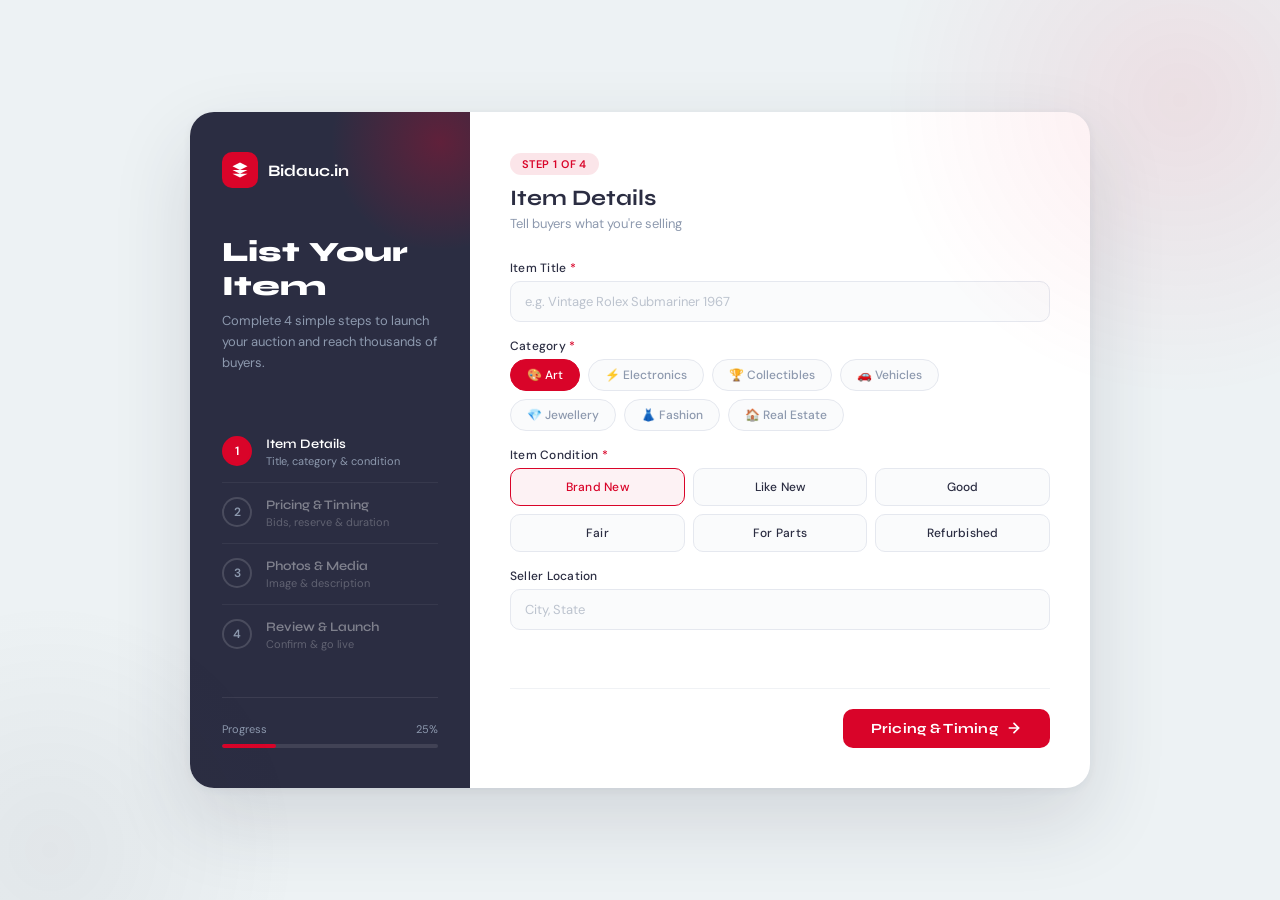
<file: templates/create_auction.html>
<!DOCTYPE html>
<html lang="en">
<head>
  <meta charset="UTF-8" />
  <meta name="viewport" content="width=device-width, initial-scale=1.0" />
  <title>Create Auction — Bidauc.in</title>
  <link href="https://fonts.googleapis.com/css2?family=Syne:wght@400;600;700;800&family=DM+Sans:wght@300;400;500&display=swap" rel="stylesheet"/>
<style>
:root{--primary:#D90429;--light:#EDF2F4;--accent:#EF233C;--dark:#2B2D42;--gray:#8D99AE}
*,*::before,*::after{box-sizing:border-box;margin:0;padding:0}
body{font-family:'DM Sans',sans-serif;background:var(--light);min-height:100vh;display:flex;align-items:center;justify-content:center;padding:32px 16px;position:relative;overflow-x:hidden}
body::before{content:'';position:fixed;top:-200px;right:-200px;width:600px;height:600px;background:radial-gradient(circle,rgba(217,4,41,.08) 0%,transparent 70%);pointer-events:none}
body::after{content:'';position:fixed;bottom:-200px;left:-200px;width:500px;height:500px;background:radial-gradient(circle,rgba(43,45,66,.06) 0%,transparent 70%);pointer-events:none}
.page-layout{display:grid;grid-template-columns:280px 1fr;max-width:900px;width:100%;background:#fff;border-radius:24px;overflow:hidden;box-shadow:0 32px 80px rgba(43,45,66,.14),0 2px 8px rgba(43,45,66,.06)}
.sidebar{background:var(--dark);padding:40px 32px;display:flex;flex-direction:column;position:relative;overflow:hidden}
.sidebar::before{content:'';position:absolute;top:-80px;right:-80px;width:220px;height:220px;background:radial-gradient(circle,rgba(217,4,41,.3) 0%,transparent 70%);pointer-events:none}
.sidebar-logo{display:flex;align-items:center;gap:10px;margin-bottom:48px}
.logo-icon{width:36px;height:36px;background:var(--primary);border-radius:10px;display:flex;align-items:center;justify-content:center}
.logo-icon svg{width:18px;height:18px;fill:#fff}
.logo-text{font-family:'Syne',sans-serif;color:#fff;font-size:16px;font-weight:700}
.sidebar-title{font-family:'Syne',sans-serif;color:#fff;font-size:28px;font-weight:800;line-height:1.2;margin-bottom:8px}
.sidebar-sub{color:var(--gray);font-size:13px;line-height:1.6;margin-bottom:48px}
.steps-nav{flex:1}
.step-item{display:flex;align-items:flex-start;gap:14px;padding:14px 0;border-bottom:1px solid rgba(255,255,255,.06);cursor:pointer;transition:all .2s}
.step-item:last-child{border-bottom:none}
.step-num{width:30px;height:30px;border-radius:50%;border:2px solid rgba(255,255,255,.15);color:var(--gray);font-size:12px;font-weight:600;display:flex;align-items:center;justify-content:center;flex-shrink:0;transition:all .3s}
.step-item.active .step-num{background:var(--primary);border-color:var(--primary);color:#fff}
.step-item.done .step-num{background:rgba(217,4,41,.2);border-color:var(--primary);color:var(--primary)}
.step-info{flex:1}
.step-name{font-family:'Syne',sans-serif;font-size:13px;font-weight:600;color:rgba(255,255,255,.4);transition:color .3s;margin-bottom:2px}
.step-item.active .step-name,.step-item.done .step-name{color:#fff}
.step-desc{font-size:11px;color:rgba(255,255,255,.25)}
.step-item.active .step-desc{color:var(--gray)}
.progress-bar-wrap{margin-top:32px;padding-top:24px;border-top:1px solid rgba(255,255,255,.08)}
.progress-label{display:flex;justify-content:space-between;font-size:11px;color:var(--gray);margin-bottom:8px}
.progress-track{height:4px;background:rgba(255,255,255,.1);border-radius:4px;overflow:hidden}
.progress-fill{height:100%;background:var(--primary);border-radius:4px;transition:width .5s cubic-bezier(.4,0,.2,1)}
.main{padding:40px;display:flex;flex-direction:column;min-height:580px}
.step-panel{display:none;flex-direction:column;height:100%;animation:fadeSlide .35s ease}
.step-panel.active{display:flex}
@keyframes fadeSlide{from{opacity:0;transform:translateX(18px)}to{opacity:1;transform:translateX(0)}}
.panel-head{margin-bottom:28px}
.panel-badge{display:inline-block;background:rgba(217,4,41,.1);color:var(--primary);font-size:11px;font-weight:600;padding:4px 12px;border-radius:20px;margin-bottom:10px;letter-spacing:.04em;text-transform:uppercase}
.panel-title{font-family:'Syne',sans-serif;font-size:22px;font-weight:700;color:var(--dark);margin-bottom:4px}
.panel-sub{font-size:13px;color:var(--gray)}
.form-grid{display:grid;gap:16px;flex:1}
.col-2{grid-template-columns:1fr 1fr}
/* Last two fields in step 1 (location + sku) take full row each */
#panel1 .form-grid.col-2 .field:nth-last-child(2),
#panel1 .form-grid.col-2 .field:last-child {
  grid-column: 1 / -1;
}
.field {
  display: flex;
  flex-direction: column;
  gap: 5px;
}

#f_location {
  width: 100%;
}
.field.full{grid-column:1/-1}
label{font-size:12px;font-weight:500;color:var(--dark);letter-spacing:.02em}
.required::after{content:' *';color:var(--primary)}
input[type=text],input[type=number],input[type=datetime-local],textarea,select{width:100%;padding:11px 14px;border:1.5px solid #E5E8EF;border-radius:10px;font-family:'DM Sans',sans-serif;font-size:13px;color:var(--dark);background:#FAFBFC;outline:none;transition:border-color .2s,box-shadow .2s,background .2s;-webkit-appearance:none; appearance: none}
input:focus,textarea:focus,select:focus{border-color:var(--primary);background:#fff;box-shadow:0 0 0 3px rgba(217,4,41,.08)}
textarea{resize:vertical;min-height:90px;line-height:1.5}
select{cursor:pointer;background-image:url("data:image/svg+xml,%3Csvg xmlns='http://www.w3.org/2000/svg' width='12' height='8' fill='none'%3E%3Cpath d='M1 1l5 5 5-5' stroke='%238D99AE' stroke-width='1.5' stroke-linecap='round'/%3E%3C/svg%3E");background-repeat:no-repeat;background-position:right 14px center;padding-right:36px}
input::placeholder,textarea::placeholder{color:#BCC3CE}
.pill-group{display:flex;flex-wrap:wrap;gap:8px}
.pill{padding:7px 16px;border-radius:20px;border:1.5px solid #E5E8EF;font-size:12px;font-weight:500;color:var(--gray);cursor:pointer;transition:all .18s;background:#FAFBFC;user-select:none}
.pill:hover{border-color:var(--primary);color:var(--primary)}
.pill.selected{background:var(--primary);border-color:var(--primary);color:#fff}
.input-prefix{position:relative}
.input-prefix span{position:absolute;left:14px;top:50%;transform:translateY(-50%);font-size:13px;font-weight:600;color:var(--gray);pointer-events:none;z-index:1}
.input-prefix input{padding-left:34px}
.upload-zone{border:2px dashed #D5DAE5;border-radius:12px;padding:28px 20px;text-align:center;cursor:pointer;transition:all .2s;background:#FAFBFC;position:relative}
.upload-zone:hover{border-color:var(--primary);background:rgba(217,4,41,.02)}
.upload-zone input[type=file]{position:absolute;inset:0;opacity:0;cursor:pointer;width:100%;height:100%}
.upload-icon{width:44px;height:44px;background:rgba(217,4,41,.08);border-radius:12px;display:flex;align-items:center;justify-content:center;margin:0 auto 10px}
.upload-icon svg{width:20px;height:20px;stroke:var(--primary)}
.upload-title{font-size:13px;font-weight:500;color:var(--dark);margin-bottom:4px}
.upload-sub{font-size:11px;color:var(--gray)}
.preview-grid{display:flex;flex-wrap:wrap;gap:8px;margin-top:12px;justify-content:center}
.preview-thumb{width:80px;height:80px;border-radius:8px;object-fit:cover;border:1.5px solid #E5E8EF}
.radio-group{display:grid;grid-template-columns:repeat(3,1fr);gap:8px}
.radio-card{border:1.5px solid #E5E8EF;border-radius:10px;padding:10px 12px;cursor:pointer;transition:all .18s;text-align:center;background:#FAFBFC}
.radio-card:hover{border-color:var(--primary)}
.radio-card.selected{border-color:var(--primary);background:rgba(217,4,41,.05)}
.radio-card input{display:none}
.radio-card-label{font-size:12px;font-weight:500;color:var(--dark);display:block}
.radio-card.selected .radio-card-label{color:var(--primary)}
.toggle-row{display:flex;align-items:center;justify-content:space-between;padding:12px 14px;background:#FAFBFC;border:1.5px solid #E5E8EF;border-radius:10px}
.toggle-info{flex:1}
.toggle-title{font-size:13px;font-weight:500;color:var(--dark)}
.toggle-desc{font-size:11px;color:var(--gray);margin-top:2px}
.switch{position:relative;width:40px;height:22px;flex-shrink:0}
.switch input{opacity:0;width:0;height:0}
.slider-sw{position:absolute;inset:0;background:#D5DAE5;border-radius:22px;cursor:pointer;transition:background .25s}
.slider-sw::before{content:'';position:absolute;width:16px;height:16px;left:3px;top:3px;background:#fff;border-radius:50%;transition:transform .25s;box-shadow:0 1px 3px rgba(0,0,0,.2)}
.switch input:checked+.slider-sw{background:var(--primary)}
.switch input:checked+.slider-sw::before{transform:translateX(18px)}
.info-tip{display:flex;gap:8px;padding:10px 14px;background:rgba(141,153,174,.08);border-radius:8px;border-left:3px solid var(--gray);font-size:12px;color:var(--gray);line-height:1.5;grid-column:1/-1}
.review-section{margin-bottom:20px}
.review-section-title{font-family:'Syne',sans-serif;font-size:12px;font-weight:700;color:var(--gray);text-transform:uppercase;letter-spacing:.06em;margin-bottom:10px;padding-bottom:8px;border-bottom:1px solid #F0F2F5}
.review-row{display:flex;justify-content:space-between;padding:7px 0;font-size:13px}
.review-key{color:var(--gray)}
.review-val{color:var(--dark);font-weight:500;text-align:right;max-width:200px}
.review-highlight{background:rgba(217,4,41,.05);border:1.5px solid rgba(217,4,41,.15);border-radius:10px;padding:14px 16px;display:flex;justify-content:space-between;align-items:center;margin-top:8px}
.review-highlight span{font-size:12px;color:var(--gray)}
.review-highlight strong{font-family:'Syne',sans-serif;font-size:20px;color:var(--primary);font-weight:800}
.nav-btns{display:flex;justify-content:space-between;align-items:center;margin-top:28px;padding-top:20px;border-top:1px solid #F0F2F5}
.btn-back{display:flex;align-items:center;gap:6px;padding:10px 20px;border:1.5px solid #E5E8EF;border-radius:10px;background:none;font-family:'DM Sans',sans-serif;font-size:13px;font-weight:500;color:var(--gray);cursor:pointer;transition:all .18s}
.btn-back:hover{border-color:var(--dark);color:var(--dark)}
.btn-back svg{width:14px;height:14px;stroke:currentColor}
.btn-next{display:flex;align-items:center;gap:8px;padding:11px 28px;background:var(--primary);color:#fff;border:none;border-radius:10px;font-family:'Syne',sans-serif;font-size:14px;font-weight:700;cursor:pointer;transition:all .2s;letter-spacing:.02em}
.btn-next:hover{background:var(--accent);transform:translateY(-1px);box-shadow:0 6px 20px rgba(217,4,41,.3)}
.btn-next:active{transform:translateY(0)}
.btn-next svg{width:16px;height:16px;stroke:#fff}
.btn-launch{background:var(--dark) !important}
.btn-launch:hover{background:var(--primary) !important;transform:translateY(-1px);box-shadow:0 6px 20px rgba(43,45,66,.3) !important}
/* LOCATION */

.location-field{
    position:relative;
}

#location-suggestions{
    position:absolute;
    top:100%;
    left:0;

    width:100%;
    background:#fff;

    border-radius:12px;
    overflow:hidden;

    box-shadow:0 8px 20px rgba(0,0,0,0.08);

    z-index:9999;

    margin-top:6px;
}

.location-item{
    padding:12px 15px;
    cursor:pointer;

    border-bottom:1px solid #eee;

    transition:0.2s;
}

.location-item:hover{
    background:#EDF2F4;
}

.location-city{
    font-weight:600;
    color:#2B2D42;
    font-size:14px;
}

.location-state{
    color:#8D99AE;
    font-size:12px;
    margin-top:2px;
}
/* LOCATION + BUTTON FIX */

.nav-btns{
    display:flex;
    justify-content:space-between;
    align-items:center;

    margin-top:28px;

    padding-top:20px;

    border-top:1px solid #F0F2F5;
}

.location-field{
    grid-column: 1/ -1;
    margin-bottom:0px;
}

.field.full{
    width:100%;
}
/* TIME OK BUTTON */

.time-ok-btn{

    margin-top:10px;

    padding:8px 18px;

    border:none;

    border-radius:8px;

    background:#04d956;

    color:white;

    font-size:12px;

    font-weight:600;

    cursor:pointer;

    transition:0.2s;
}

.time-ok-btn:hover{

    background:#EF233C;

}
/* Sold Mode Toggle */
.sold-mode-toggle {
  display: flex;
  flex-direction: column;
  gap: 10px;
}
.mode-option input[type="radio"] { display: none; }
.mode-card {
  display: flex;
  align-items: flex-start;
  gap: 12px;
  padding: 14px 16px;
  border: 2px solid #e5e8ef;
  border-radius: 12px;
  cursor: pointer;
  transition: border-color .2s, background .2s;
  background: #fafbfc;
}
.mode-option input[type="radio"]:checked + .mode-card {
  border-color: var(--primary);
  background: rgba(217,4,41,0.04);
}
.mode-icon { font-size: 22px; flex-shrink: 0; margin-top: 2px; }
.mode-title { font-family: 'Syne', sans-serif; font-size: 14px; font-weight: 700; color: var(--dark); margin-bottom: 2px; }
.mode-desc  { font-size: 12px; color: var(--gray); line-height: 1.5; }
</style>
</head>
<body>

<!--
  ══════════════════════════════════════════════════
  FIELD → FLASK MAPPING  (what your app.py reads)
  ══════════════════════════════════════════════════
  request.form['title']       ← name="title"
  request.form['description'] ← name="description"
  request.form['price']       ← name="price"
  request.form['end_time']    ← name="end_time"
  request.files['image']      ← name="image"
  ══════════════════════════════════════════════════
-->

<form id="auctionForm"
      method="POST"
      action="/create_auction"
      enctype="multipart/form-data"
      onsubmit="return finalValidation()">

  <!-- Hidden inputs synced by JS so every value reaches Flask on submit -->
 <input type="hidden" name="title"       id="h_title">
<input type="hidden" name="description" id="h_description">
<input type="hidden" name="price"       id="h_price">

<input type="hidden" name="start_time"  id="h_start_time">

<input type="hidden" name="end_time"    id="h_end_time">

<input type="hidden" name="category"    id="h_category" value="Art">
<input type="hidden" name="condition"   id="h_condition" value="Brand New">
<div class="page-layout">

  <!-- ═══════════ SIDEBAR ═══════════ -->
  <aside class="sidebar">
     <a href="/" class="sidebar-logo" style="text-decoration:none;">
  <div class="logo-icon">
    <svg viewBox="0 0 24 24"><path d="M12 2L2 7l10 5 10-5-10-5zM2 17l10 5 10-5M2 12l10 5 10-5"/></svg>
  </div>
  <span class="logo-text">Bidauc.in</span>
</a>
    <p class="sidebar-title">List Your Item</p>
    <p class="sidebar-sub">Complete 4 simple steps to launch your auction and reach thousands of buyers.</p>
    <nav class="steps-nav" id="stepsNav">
      <div class="step-item active" data-step="1">
        <div class="step-num">1</div>
        <div class="step-info">
          <div class="step-name">Item Details</div>
          <div class="step-desc">Title, category &amp; condition</div>
        </div>
      </div>
      <div class="step-item" data-step="2">
        <div class="step-num">2</div>
        <div class="step-info">
          <div class="step-name">Pricing &amp; Timing</div>
          <div class="step-desc">Bids, reserve &amp; duration</div>
        </div>
      </div>
      <div class="step-item" data-step="3">
        <div class="step-num">3</div>
        <div class="step-info">
          <div class="step-name">Photos &amp; Media</div>
          <div class="step-desc">Image &amp; description</div>
        </div>
      </div>
      <div class="step-item" data-step="4">
        <div class="step-num">4</div>
        <div class="step-info">
          <div class="step-name">Review &amp; Launch</div>
          <div class="step-desc">Confirm &amp; go live</div>
        </div>
      </div>
    </nav>
    <div class="progress-bar-wrap">
      <div class="progress-label">
        <span>Progress</span><span id="progressPct">25%</span>
      </div>
      <div class="progress-track">
        <div class="progress-fill" id="progressFill" style="width:25%"></div>
      </div>
    </div>
  </aside>

  <!-- ═══════════ MAIN ═══════════ -->
  <main class="main">

    <!-- ── STEP 1: Item Details ── -->
    <div class="step-panel active" id="panel1">
      <div class="panel-head">
        <span class="panel-badge">Step 1 of 4</span>
        <h2 class="panel-title">Item Details</h2>
        <p class="panel-sub">Tell buyers what you're selling</p>
      </div>
      <div class="form-grid col-2" style="align-content:start;">

        <div class="field full">
          <label class="required">Item Title</label>
          <input type="text" id="f_title"
                 placeholder="e.g. Vintage Rolex Submariner 1967" maxlength="80"/>
        </div>
        <div class="field full">
          <label class="required">Category</label>
          <div class="pill-group" id="categoryPills">
            <!-- IMPORTANT: data-cat names are singular to match DB -->
            <div class="pill selected" data-cat="Art">🎨 Art</div>
            <div class="pill" data-cat="Electronics">⚡ Electronics</div>
            <div class="pill" data-cat="Collectibles">🏆 Collectibles</div>
            <div class="pill" data-cat="Vehicle">🚗 Vehicles</div>
            <div class="pill" data-cat="Jewellery">💎 Jewellery</div>
            <div class="pill" data-cat="Fashion">👗 Fashion</div>
            <div class="pill" data-cat="Property">🏠 Real Estate</div>
          </div>
        </div>

        <div class="field full">
          <label class="required">Item Condition</label>
          <div class="radio-group" id="conditionGroup">
            <label class="radio-card selected" data-val="Brand New">
              <input type="radio" name="_cond" value="Brand New" checked/>
              <span class="radio-card-label">Brand New</span>
            </label>
            <label class="radio-card" data-val="Like New">
              <input type="radio" name="_cond" value="Like New"/>
              <span class="radio-card-label">Like New</span>
            </label>
            <label class="radio-card" data-val="Good">
              <input type="radio" name="_cond" value="Good"/>
              <span class="radio-card-label">Good</span>
            </label>
            <label class="radio-card" data-val="Fair">
              <input type="radio" name="_cond" value="Fair"/>
              <span class="radio-card-label">Fair</span>
            </label>
            <label class="radio-card" data-val="For Parts">
              <input type="radio" name="_cond" value="For Parts"/>
              <span class="radio-card-label">For Parts</span>
            </label>
            <label class="radio-card" data-val="Refurbished">
              <input type="radio" name="_cond" value="Refurbished"/>
              <span class="radio-card-label">Refurbished</span>
            </label>
          </div>
        </div>
       <div class="field location-field">

    <label>Seller Location</label>

    <input
         type="text"
         id="f_location"
         placeholder="City, State"
         autocomplete="off"/>

    <div id="location-suggestions"></div>

</div>

</div>

      <div class="nav-btns" >
        <div></div>
        <button type="button" class="btn-next" onclick="goTo(2)">
          Pricing &amp; Timing
          <svg viewBox="0 0 24 24" fill="none" stroke-width="2.5" stroke-linecap="round"><path d="M5 12h14M12 5l7 7-7 7"/></svg>
        </button>
      </div>
    </div>

    <!-- ── STEP 2: Pricing & Timing ── -->
    <div class="step-panel" id="panel2">
      <div class="panel-head">
        <span class="panel-badge">Step 2 of 4</span>
        <h2 class="panel-title">Pricing &amp; Timing</h2>
        <p class="panel-sub">Set your bids and auction window</p>
      </div>
      <div class="form-grid col-2" style="align-content:start;">

        <div class="field">
          <label class="required">Starting Bid (₹)</label>
          <div class="input-prefix">
            <span>₹</span>
            <input type="number" id="f_price" placeholder="500" min="1"/>
          </div>
        </div>

        <div class="field">
          <label>Reserve Price (₹)</label>
          <div class="input-prefix">
            <span>₹</span>
            <input type="number" id="f_reserve" placeholder="Optional" min="1"/>
          </div>
        </div>

        <div class="field">
          <label>Buy Now Price (₹)</label>
          <div class="input-prefix">
            <span>₹</span>
            <input type="number" id="f_buynow" placeholder="Optional" min="1"/>
          </div>
        </div>

        <div class="field">
          <label class="required">Bid Increment (₹)</label>
          <select id="f_increment">
            <option value="50">₹50</option>
            <option value="100" selected>₹100</option>
            <option value="250">₹250</option>
            <option value="500">₹500</option>
            <option value="1000">₹1,000</option>
          </select>
        </div>
         <div class="field">

            <label class="required">Auction Start</label>

              <input
               type="datetime-local"
               id="f_start"
               />

               <button
                type="button"
               class="time-ok-btn"
                onclick="saveStartTime()"
                >
               OK
              </button>

              <small id="timeSaved"
               style="color:#28a745;font-size:12px;margin-top:6px;display:none;">
                ✓ Time selected successfully
               </small>

        </div>

        <div class="field">
          <label class="required">Auction End</label>
          <!-- end_time → request.form['end_time'] -->
          <input type="datetime-local" id="f_end"/>
        </div>

        <div class="field full">
          <div class="toggle-row">
            <div class="toggle-info">
              <div class="toggle-title">Auto-extend on last-minute bids</div>
              <div class="toggle-desc">Extends by 5 min if a bid comes in within the final 2 minutes</div>
            </div>
            <label class="switch">
              <input type="checkbox" id="f_autoextend" checked/>
              <span class="slider-sw"></span>
            </label>
          </div>
        </div>

        <div class="field full">
          <div class="toggle-row">
            <div class="toggle-info">
              <div class="toggle-title">Allow proxy bidding</div>
              <div class="toggle-desc">Buyers set a max bid and the system bids automatically</div>
            </div>
            <label class="switch">
              <input type="checkbox" id="f_proxy" checked/>
              <span class="slider-sw"></span>
            </label>
          </div>
        </div>

        <div class="info-tip">
          💡 Reserve price keeps your item from selling below minimum. It stays hidden from buyers.
        </div>
      </div>
      <div class="nav-btns">
        <button type="button" class="btn-back" onclick="goTo(1)">
          <svg viewBox="0 0 24 24" fill="none" stroke-width="2.5" stroke-linecap="round"><path d="M19 12H5M12 19l-7-7 7-7"/></svg>
          Back
        </button>
        <button type="button" class="btn-next" onclick="goTo(3)">
          Photos &amp; Media
          <svg viewBox="0 0 24 24" fill="none" stroke-width="2.5" stroke-linecap="round"><path d="M5 12h14M12 5l7 7-7 7"/></svg>
        </button>
      </div>
    </div>

    <!-- ── STEP 3: Photos & Media ── -->
    <div class="step-panel" id="panel3">
      <div class="panel-head">
        <span class="panel-badge">Step 3 of 4</span>
        <h2 class="panel-title">Photos &amp; Description</h2>
        <p class="panel-sub">Great photos get 3× more bids</p>
      </div>
      <div class="form-grid" style="align-content:start;">

        <div class="field">
          <label class="required">Item Image</label>
          <div class="upload-zone">
            <!-- name="image" is what Flask reads via request.files['image'] -->
            <input type="file" accept="image/*" name="image"
                   id="f_image" onchange="handleFiles(this)"/>
            <div class="upload-icon">
              <svg viewBox="0 0 24 24" fill="none" stroke-width="1.5" stroke-linecap="round">
                <path d="M21 15v4a2 2 0 0 1-2 2H5a2 2 0 0 1-2-2v-4"/>
                <polyline points="17 8 12 3 7 8"/>
                <line x1="12" y1="3" x2="12" y2="15"/>
              </svg>
            </div>
            <div class="upload-title" id="uploadTitle">Click or drag image here</div>
            <div class="upload-sub">PNG, JPG, WEBP · max 10 MB</div>
            <div class="preview-grid" id="previewGrid"></div>
          </div>
        </div>

        <div class="field">
          <label class="required">Item Description</label>
          <textarea id="f_description"
            placeholder="Features, history, defects, what's included..."
            style="min-height:120px;"></textarea>
        </div>
         <!-- Buy Now Price -->
<div class="field-group">
  <label class="field-label">Buy Now Price (₹) <span style="color:var(--gray);font-weight:400">— Optional</span></label>
  <div class="input-prefix-wrap">
    <span class="input-prefix">₹</span>
    <input type="number" name="buy_now_price" id="buy_now_price"
           class="field-input with-prefix"
           placeholder="Optional — leave blank to disable"
           min="0" step="1"
           oninput="toggleSoldMode()">
  </div>
</div>
 
<!-- Sold Mode — only shown when Buy Now Price is set -->
<div class="field-group" id="sold-mode-wrap" style="display:none;">
  <label class="field-label">Sold Mode</label>
  <div class="sold-mode-toggle">
 
    <label class="mode-option" id="mode-auto">
      <input type="radio" name="sold_mode" value="auto" checked>
      <div class="mode-card">
        <div class="mode-icon">⚡</div>
        <div class="mode-text">
          <div class="mode-title">Auto Sold</div>
          <div class="mode-desc">Auction closes instantly when a bid meets or exceeds the Buy Now price</div>
        </div>
      </div>
    </label>
 
    <label class="mode-option" id="mode-manual">
      <input type="radio" name="sold_mode" value="manual">
      <div class="mode-card">
        <div class="mode-icon">🖐</div>
        <div class="mode-text">
          <div class="mode-title">Manual Sold</div>
          <div class="mode-desc">You review bids and manually click "Mark as Sold" to choose the winner</div>
        </div>
      </div>
    </label>
 
  </div>
</div>

        <div class="form-grid col-2" style="gap:12px;">
          <div class="field">
            <label>Shipping Options</label>
            <select id="f_shipping">
              <option value="standard">Standard (5–7 days)</option>
              <option value="express">Express (1–2 days)</option>
              <option value="pickup">Local Pickup Only</option>
              <option value="both">Shipping + Pickup</option>
            </select>
          </div>
          <div class="field">
            <label>Shipping Cost (₹)</label>
            <div class="input-prefix">
              <span>₹</span>
              <input type="number" id="f_shipcost" placeholder="0 = Free" min="0"/>
            </div>
          </div>
        </div>

        <div class="field">
          <div class="toggle-row">
            <div class="toggle-info">
              <div class="toggle-title">Accept returns</div>
              <div class="toggle-desc">Buyers can return within 7 days for a full refund</div>
            </div>
            <label class="switch">
              <input type="checkbox" id="f_returns"/>
              <span class="slider-sw"></span>
            </label>
          </div>
        </div>

      </div>
      <div class="nav-btns">
        <button type="button" class="btn-back" onclick="goTo(2)">
          <svg viewBox="0 0 24 24" fill="none" stroke-width="2.5" stroke-linecap="round"><path d="M19 12H5M12 19l-7-7 7-7"/></svg>
          Back
        </button>
        <button type="button" class="btn-next" onclick="goTo(4)">
          Review &amp; Launch
          <svg viewBox="0 0 24 24" fill="none" stroke-width="2.5" stroke-linecap="round"><path d="M5 12h14M12 5l7 7-7 7"/></svg>
        </button>
      </div>
    </div>

    <!-- ── STEP 4: Review & Launch ── -->
    <div class="step-panel" id="panel4">
      <div class="panel-head">
        <span class="panel-badge">Step 4 of 4</span>
        <h2 class="panel-title">Review &amp; Launch</h2>
        <p class="panel-sub">Check everything before going live</p>
      </div>
      <div id="reviewContent" style="flex:1;overflow-y:auto;"></div>
      <div class="nav-btns">
        <button type="button" class="btn-back" onclick="goTo(3)">
          <svg viewBox="0 0 24 24" fill="none" stroke-width="2.5" stroke-linecap="round"><path d="M19 12H5M12 19l-7-7 7-7"/></svg>
          Back
        </button>
        <!--
          type="submit" → syncs hidden fields then POSTs the form to /create_auction
          Flask saves to DB and redirects to /auction/<id>
        -->
        <button type="submit" class="btn-next btn-launch" onclick="syncHidden()">
          🔨 Launch Auction
        </button>
      </div>
    </div>

  </main>
</div>
</form>

<script>
var currentStep = 1;

/* ── 1. Step Validation ── */
function validateStep(step){
    if(step === 1){
        const title = document.getElementById('f_title').value.trim();
        if(title === ""){ alert("Please enter item title"); return false; }
    }
    if(step === 2){
        const price = document.getElementById('f_price').value.trim();
        const end = document.getElementById('f_end').value.trim();
        if(price === ""){ alert("Please enter starting bid"); return false; }
        if(end === ""){ alert("Please select auction end date"); return false; }
    }
    if(step === 3){
        const image = document.getElementById('f_image').files.length;
        const desc = document.getElementById('f_description').value.trim();
        if(image === 0){ alert("Please upload item image"); return false; }
        if(desc === ""){ alert("Please enter description"); return false; }
    }
    return true;
}

/* ── 2. Navigation Logic ── */
function goTo(step) {
    if(step > currentStep){
        if(!validateStep(currentStep)) return;
    }

    document.getElementById('panel' + currentStep).classList.remove('active');
    document.querySelectorAll('.step-item').forEach(function(el) {
        var s = parseInt(el.dataset.step);
        el.classList.remove('active','done');
        if (s === step) el.classList.add('active');
        else if (s < step) el.classList.add('done');
    });

    currentStep = step;
    document.getElementById('panel' + step).classList.add('active');
    var pct = Math.round(step / 4 * 100);
    document.getElementById('progressFill').style.width = pct + '%';
    document.getElementById('progressPct').textContent = pct + '%';

    if (step === 4) {
        syncHidden();
        buildReview();
    }
}

/* ── 3. Data Syncing Logic ── */
function syncHidden() {
    document.getElementById('h_title').value = document.getElementById('f_title').value;
    document.getElementById('h_description').value = document.getElementById('f_description').value;
    document.getElementById('h_price').value = document.getElementById('f_price').value;
    document.getElementById('h_start_time').value = document.getElementById('f_start').value;
    document.getElementById('h_end_time').value = document.getElementById('f_end').value;
    // Note: Category and Condition are synced instantly when you click their pills
}

/* ── 4. Pills & Selection Logic (Category/Condition) ── */
document.addEventListener('DOMContentLoaded', function() {
    // Category Pills
    const categoryPills = document.querySelectorAll('#categoryPills .pill');
    const hCategory = document.getElementById('h_category');

    categoryPills.forEach(pill => {
        pill.addEventListener('click', function() {
            categoryPills.forEach(p => p.classList.remove('selected'));
            this.classList.add('selected');
            hCategory.value = this.getAttribute('data-cat');
            console.log("DB Category set to:", hCategory.value);
        });
    });

    // Condition Cards
    const conditionCards = document.querySelectorAll('#conditionGroup .radio-card');
    const hCondition = document.getElementById('h_condition');

    conditionCards.forEach(card => {
        card.addEventListener('click', function() {
            conditionCards.forEach(c => c.classList.remove('selected'));
            this.classList.add('selected');
            hCondition.value = this.getAttribute('data-val');
        });
    });

    // Default dates
    const now = new Date();
    const later = new Date(now.getTime() + 7 * 24 * 60 * 60 * 1000);
    const formatLocal = (d) => new Date(d.getTime() - (d.getTimezoneOffset() * 60000)).toISOString().slice(0,16);
    
    document.getElementById("f_start").value = formatLocal(now);
    document.getElementById("f_end").value = formatLocal(later);
    syncHidden();
});

/* ── 5. Review Screen Builder ── */
function buildReview() {
    const price = document.getElementById('h_price').value;
    const cat = document.getElementById('h_category').value;
    const title = document.getElementById('h_title').value;

    document.getElementById('reviewContent').innerHTML = `
        <div class="review-highlight"><span>Starting Bid</span><strong>₹${parseInt(price).toLocaleString('en-IN')}</strong></div>
        <div class="review-section">
            <div class="review-section-title">Final Check</div>
            <div class="review-row"><span class="review-key">Title</span><span class="review-val">${title}</span></div>
            <div class="review-row"><span class="review-key">Category</span><span class="review-val">${cat}</span></div>
            <div class="review-row"><span class="review-key">Status</span><span class="review-val" style="color:green">Ready to Launch</span></div>
        </div>
    `;
}

/* ── 6. Image Preview ── */
function handleFiles(input) {
    const grid = document.getElementById('previewGrid');
    grid.innerHTML = '';
    if (!input.files[0]) return;
    document.getElementById('uploadTitle').textContent = '✅ ' + input.files[0].name;
    const reader = new FileReader();
    reader.onload = e => {
        const img = document.createElement('img');
        img.src = e.target.result;
        img.className = 'preview-thumb';
        grid.appendChild(img);
    };
    reader.readAsDataURL(input.files[0]);
}

/* ── 7. Location Logic ── */
const locInput = document.getElementById("f_location");
const suggestions = document.getElementById("location-suggestions");
let debounceTimer;

locInput.addEventListener("input", function() {
    clearTimeout(debounceTimer);
    const q = this.value.trim();
    if(q.length < 2) { suggestions.innerHTML = ""; return; }
    debounceTimer = setTimeout(() => {
        fetch(`https://photon.komoot.io/api/?q=${q}&limit=5`)
            .then(r => r.json())
            .then(data => {
                suggestions.innerHTML = "";
                data.features.forEach(f => {
                    const city = f.properties.city || f.properties.name || "";
                    const state = f.properties.state || "";
                    if(!city) return;
                    const div = document.createElement("div");
                    div.className = "location-item";
                    div.innerHTML = `<div class="location-city">${city}</div><div class="location-state">${state}</div>`;
                    div.onclick = () => { locInput.value = city + ", " + state; suggestions.innerHTML = ""; };
                    suggestions.appendChild(div);
                });
            });
    }, 300);
});
</script>
<script>
function toggleSoldMode() {
  var val = document.getElementById('buy_now_price').value.trim();
  document.getElementById('sold-mode-wrap').style.display = val ? 'block' : 'none';
}
</script>
</body>
</html>
</file>
